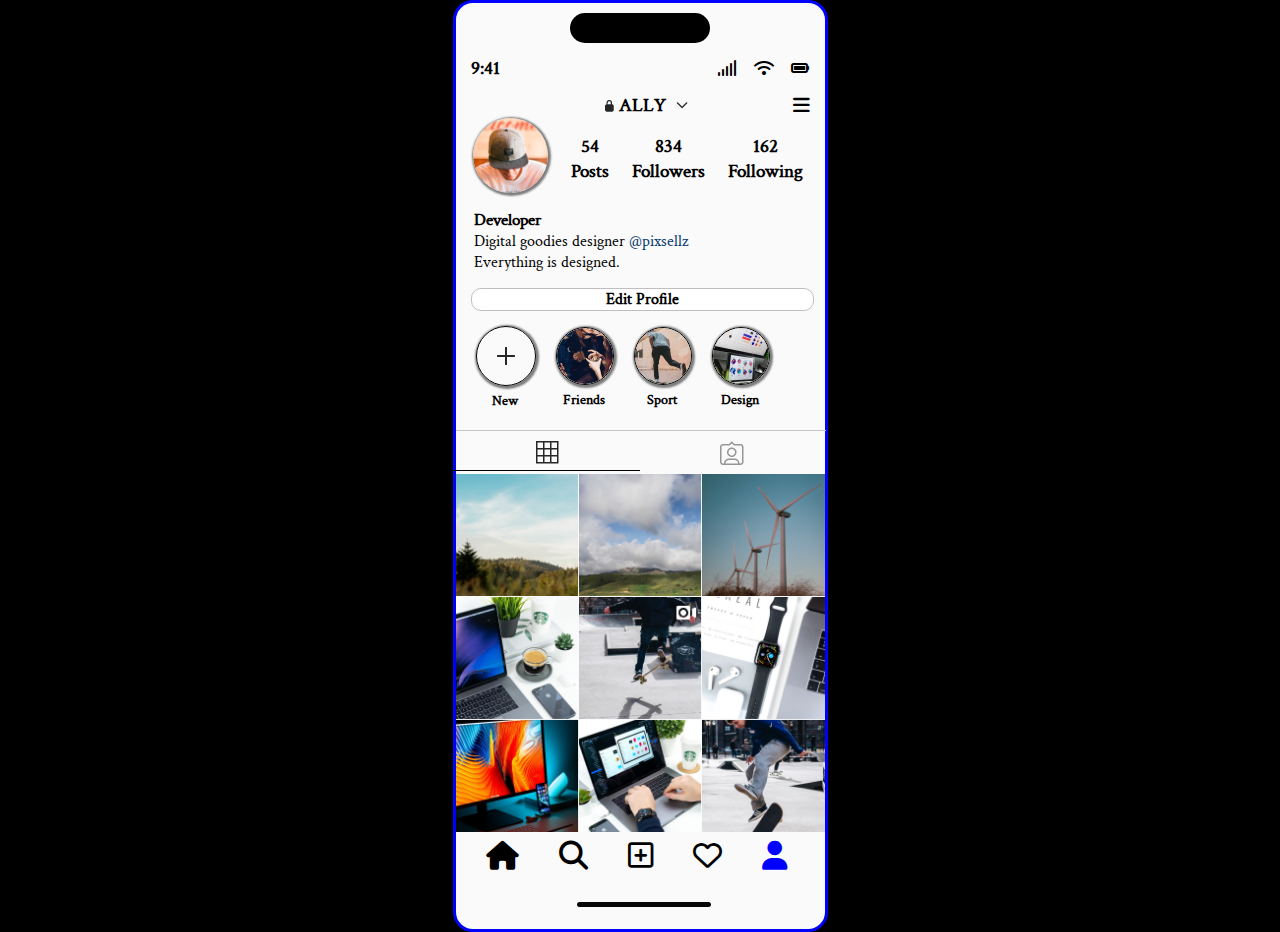
<file: index.html>
<!DOCTYPE html>
<html lang="en">
<head>
    <meta charset="UTF-8">
    <meta name="viewport" content="width=device-width, initial-scale=1.0">
    <title>Instagram web site</title>
    <link rel="stylesheet" href="https://cdnjs.cloudflare.com/ajax/libs/font-awesome/6.7.2/css/all.min.css" integrity="sha512-Evv84Mr4kqVGRNSgIGL/F/aIDqQb7xQ2vcrdIwxfjThSH8CSR7PBEakCr51Ck+w+/U6swU2Im1vVX0SVk9ABhg==" crossorigin="anonymous" referrerpolicy="no-referrer" />
    <link rel="stylesheet" href="./css/style.css">
</head>
<body>
    <div class="boss">
    <div class="br"></div>
        <header>
        <div class="navbar">
            <h1 class="navbar-text">9:41</h1>
            <i class="fa-solid fa-signal"></i>
            <i class="fa-solid fa-wifi"></i>
            <i class="fa-solid fa-battery-full"></i>
        </div>
        <div class="boxs1">
            <div class="bos1">
                <img src="./images/Private Icon.png" alt="" class="btn-img">
                <h1 class="text2">ALLY</h1>
                <img src="./images/Accounts List.png" alt="" class="btn-img2">
                <i class="fa-solid fa-bars"></i>
            </div>
        </div>
    </header>

<main>
    <section>
        <div class="container">
        <div class="boxs2">
            <div class="box2">
                <img src="./images/Oval.png" alt="" class="img1">
            </div>
            <div class="box3">
                <h1 class="text3">54</h1>
                <h1 class="text4">Posts</h1>
            </div>
            <div class="box4">
                <h1 class="text5">834</h1>
                <h1 class="text6">Followers</h1>
            </div>
            <div class="box5">
                <h1 class="text7">162</h1>
                <h1 class="text8">Following</h1>
            </div>
        </div>
        <div class="boxs3">
            <div class="box6">
                <h1 class="text9">Developer</h1>
                <p class="text10">Digital goodies designer <span style="color: #05386B;">@pixsellz </span></p>
                <p class="text11">
                    Everything is designed.</p>
            </div>
        </div>
        <div class="boxs4">
            <div class="box7">
                <h1 class="text12">Edit Profile</h1>
            </div>
        </div>
    
    <div class="boxs5">
        <div class="box8">
            <div class="box8-part1">
                <img src="./images/Add Story.png" alt="" class="img-2">
                <h1 class="p1-text1">New</h1>
            </div>
            <div class="box8-part2">
                <img src="./images/Oval (1).png" alt="" class="img-3">
                <h1 class="p1-text2">Friends</h1>
            </div>
            <div class="box8-part3">
                <img src="./images/Oval (2).png" alt="" class="img-4">
                <h1 class="p1-text3">Sport</h1>
            </div>
            <div class="box8-part4">
                <img src="./images/Oval (3).png" alt="" class="img-5">
                <h1 class="p1-text4">Design</h1>
            </div>
        </div>
    </div>
    <div class="boxs6">
        <div class="box9">
           <div class="part1-box">
            <a href="#" class="part1-btn">
            <img src="./images/Grid Icon.png" alt="" class="img-6">
        </a>
        <p class="pr"></p>
    </div>
           <a href="#">
            <img src="./images/Tags Icon.png" alt="" class="img-7">
        </a>
        </div>
    </div>
    <div class="boxs7">
        <div class="box10">
            <img src="./images/Posts.png" alt="" class="img-8">
        </div>
    </div>

    </section>
</main>
<footer>
    <div class="boxs8">
        <div class="navbar-footer">
            <a href="home.html" class="footer-navbar1">
                <i class="fa-solid fa-house"></i></a>
            <a href="search.html" class="footer-navbar2">
                <i class="fa-solid fa-magnifying-glass"></i>
            </a>
            <a href="#" class="footer-navbar3">
                <i class="fa-regular fa-square-plus"></i>
            </a>
            <a href="#" class="footer-navbar4">
                <i class="fa-regular fa-heart"></i>
            </a>
            <a href="index.html" class="footer-navbar5 active">
                <i class="fa-solid fa-user" id="active"></i>
            </a>
        </div>
    </div>
    <div class="boxs9">
        <div class="navbar-btn">
            <img src="./images/images2/Home Indicator.png" alt="" class="img-14">
        </div>
    </div>
</footer>
</div>
</div>
</body>
</html>
</file>
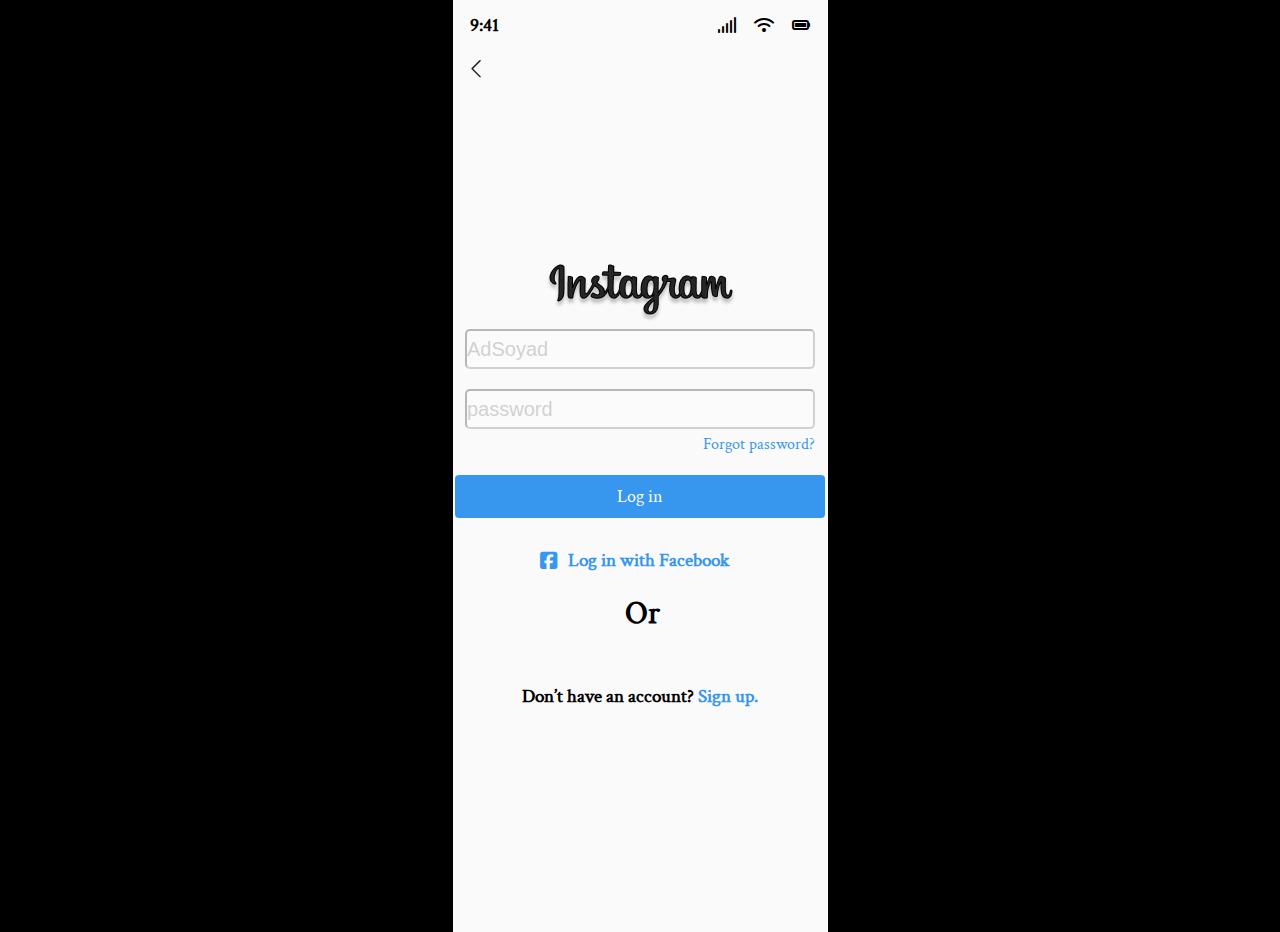
<file: account.html>
<!DOCTYPE html>
<html lang="en">
<head>
    <meta charset="UTF-8">
    <meta name="viewport" content="width=device-width, initial-scale=1.0">
    <title>Document</title>
    <link rel="stylesheet" href="https://cdnjs.cloudflare.com/ajax/libs/font-awesome/6.7.2/css/all.min.css" integrity="sha512-Evv84Mr4kqVGRNSgIGL/F/aIDqQb7xQ2vcrdIwxfjThSH8CSR7PBEakCr51Ck+w+/U6swU2Im1vVX0SVk9ABhg==" crossorigin="anonymous" referrerpolicy="no-referrer" />
    <link rel="stylesheet" href="./css/account.css">
</head>
<body>
    <div class="boss">
    <div class="boss2">
        <header>
        <div class="navbar">
            <h1 class="navbar-text">9:41</h1>
            <i class="fa-solid fa-signal"></i>
            <i class="fa-solid fa-wifi"></i>
            <i class="fa-solid fa-battery-full"></i>
        </div>
        <div class="part2-boxs">
            <img src="./images/Back.png" alt="" class="part2-img1">
        </div>
        <div class="part2-boxs2">
            <img src="./images/Instagram Logo.png" alt="" class="part2-img2">
        </div>
    </header>
    <main>
        <section>
            <form method="post">
                <div class="InpBtn">
                
                <input type="text" id="salam" required name="adsoyad" placeholder="AdSoyad">
                <input type="password" id="salam2" name="password" placeholder="password">    
            </div>
            </form>
            <p class="part2-text1">Forgot password?</p>
            <div class="part2-boxs3">
                <a href="home.html" class="part2-text2">Log in</a>
            </div>
            <div class="part2-boxs4">
                <i class="fa-brands fa-square-facebook"></i>
                <h1 class="part2-text3">Log in with Facebook</h1>
            </div>
            <div class="part2-boxs5">
                <h1 class="part2-text4">Or</h1>
                <h1 class="part2-text5">Don’t have an account? <span class="text0">Sign up.</span></h1>
            </div>
        </section>
    </main>
</div>
</div>
</body>
</html>
</file>
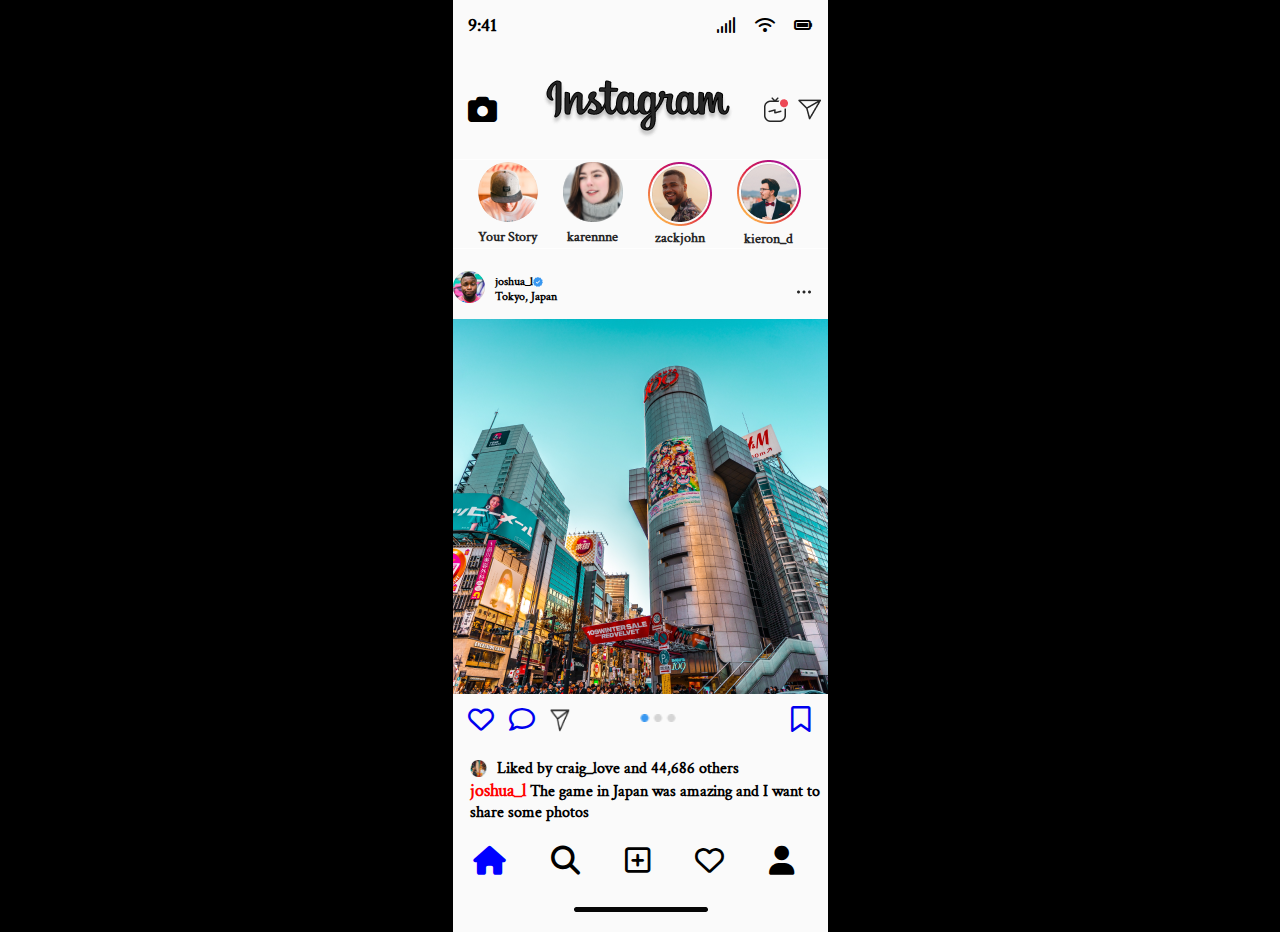
<file: home.html>
<!DOCTYPE html>
<html lang="en">
<head>
    <meta charset="UTF-8">
    <meta name="viewport" content="width=device-width, initial-scale=1.0">
    <title>Instagram web site</title>
    <link rel="stylesheet" href="https://cdnjs.cloudflare.com/ajax/libs/font-awesome/6.7.2/css/all.min.css" integrity="sha512-Evv84Mr4kqVGRNSgIGL/F/aIDqQb7xQ2vcrdIwxfjThSH8CSR7PBEakCr51Ck+w+/U6swU2Im1vVX0SVk9ABhg==" crossorigin="anonymous" referrerpolicy="no-referrer" />
    <link rel="stylesheet" href="./css/home.css">
</head>
<body>
    <div class="boss">
    <div class="br"></div>
        <header>
        <div class="navbar">
            <h1 class="navbar-text">9:41</h1>
            <i class="fa-solid fa-signal"></i>
            <i class="fa-solid fa-wifi"></i>
            <i class="fa-solid fa-battery-full"></i>
        </div>
    </header>
    <main>
        <section>
            <div class="part3-boxs1">
                <div class="part3-box1">
                    <i class="fa-solid fa-camera"></i>
                <img src="./images/Instagram Logo.png" alt="" class="part3-img1">
                <img src="./images/IGTV.png" alt="" class="part3-img2">
                <img src="./images/Shape.png" alt="" class="part3-img3">
                </div>
            </div>
            <div class="part3-boxs2">
                <div class="part3-box2">
                    <div class="part3-header-1">
                        <img src="./images/Oval.png" alt="" class="part3-img4">
                        <h1 class="part3-text2">Your Story</h1>
                    </div>
                    <div class="part3-header-2">
                        <img src="./images/pedr.png" alt="" class="part3-img5">
                        <h1 class="part3-text6">karennne</h1>
                    </div>
                    <div class="part3-header-3">
                        <img src="./images/Profile Image.png" alt="" class="part3-img6">
                        <h1 class="part3-text4">zackjohn</h1>
                    </div>
                    <div class="part3-header-4">
                        <img src="./images/Profile Image (1).png" alt="" class="part3-img7">
                        <h1 class="part3-text5">kieron_d</h1>
                    </div>
                    
                    
                    
                </div>
            </div>
            <div class="part3-boxs3">
                <div class="part3-box3">
                    <img src="./images/profile head.png" alt="" class="part3-img8">
                </div>
                <div class="part3-box4">
                    <div class="part3-box-2-4">
                        <h1 class="part3-text6">joshua_l</h1>
                    <img src="./images/2-shape.png" alt="" class="part3-img9">
                    </div>
                    <h1 class="part3-text7">Tokyo, Japan</h1>
                </div>
                <div class="icon">
                    <img src="./images/More Icon.png" alt="" class="part3-img10">
                </div>
            </div>
            <div class="part3-boxs4">
                <div class="part3-box5">

                </div>
            </div>
            <div class="part3-boxs5">
                <div class="part3-box6">
                    <a href="#" class="part3-icon">
                        <i class="fa-regular fa-heart"></i>
                    </a>
                    <a href="#" class="part3-icon2">
                        <i class="fa-regular fa-comment"></i>
                    </a>
                    <img src="./images/Messanger.png" alt="" class="part3-img11">
                    <img src="./images/Pagination.png" alt="" class="part3-img12">
                    <a href="#" class="part3-icon3">
                        <i class="fa-regular fa-bookmark"></i>
                    </a>
                </div>
            </div>
            <div class="part3-boxs6">
                <div class="part3-box7">
                    <img src="./images/chat.png" alt="" class="part3-img13">
                    <h1 class="part3-text8">Liked by craig_love and 44,686 others</h1>
                </div>
                <div class="part3-box8">
                    <h1 class="part3-text9"><span class="descripton">joshua_l</span> The game in Japan was amazing and I want to share some photos</h1>
                </div>
            </div>
        </section>
    </main>
    <footer>
        <div class="boxs8">
            <div class="navbar-footer">
                <a href="home.html" class="footer-navbar1">
                    <i class="fa-solid fa-house"></i></a>
                <a href="search.html" class="footer-navbar2">
                    <i class="fa-solid fa-magnifying-glass"></i>
                </a>
                <a href="#" class="footer-navbar3">
                    <i class="fa-regular fa-square-plus"></i>
                </a>
                <a href="#" class="footer-navbar4">
                    <i class="fa-regular fa-heart"></i>
                </a>
                <a href="index.html" class="footer-navbar5 active">
                    <i class="fa-solid fa-user" id="active"></i>
                </a>
            </div>
        </div>
        <div class="boxs9">
            <div class="navbar-btn">
                <img src="./images/images2/Home Indicator.png" alt="" class="img-14">
            </div>
        </div>
    </footer>
    </div>
    </body>
</file>
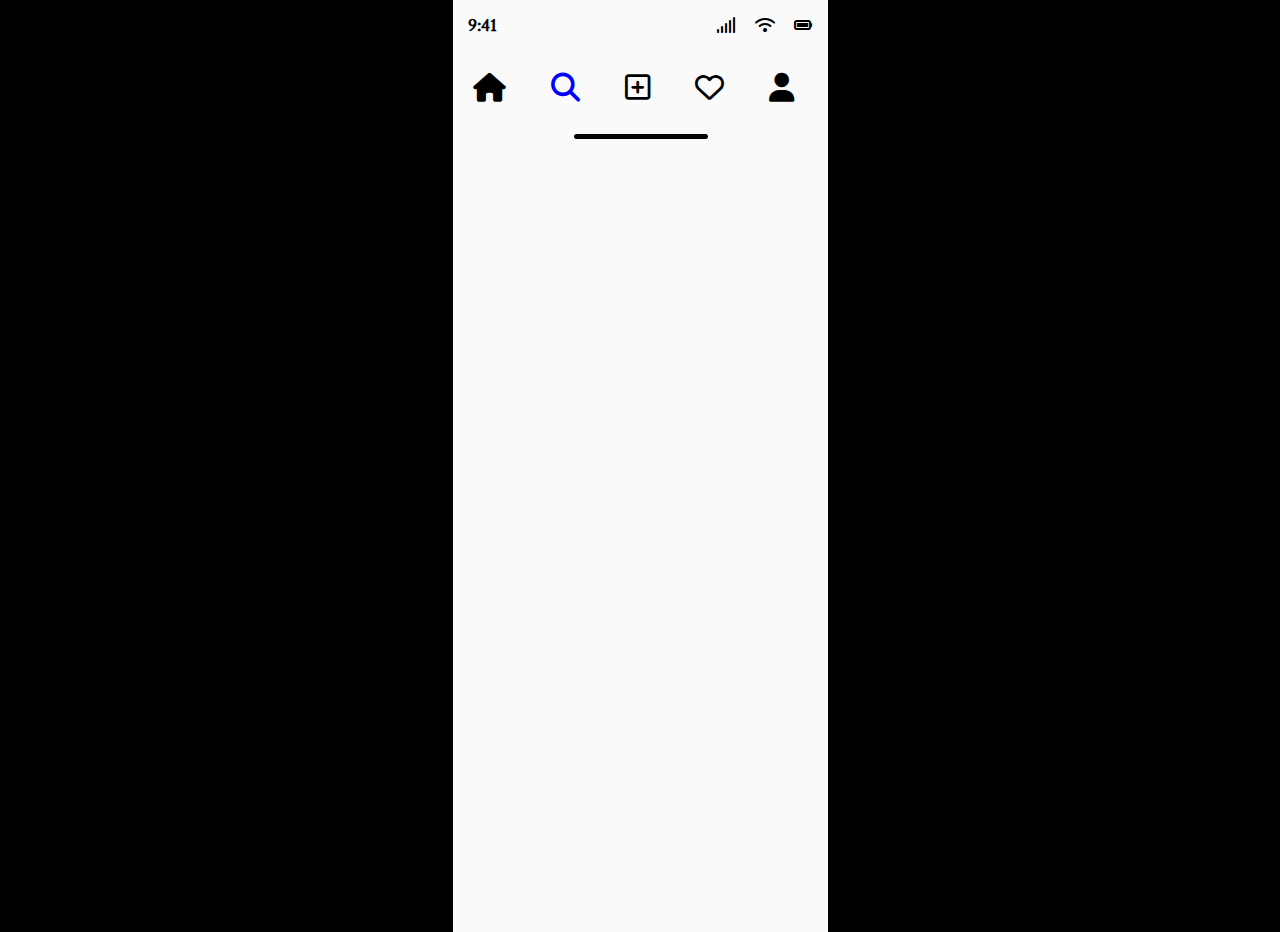
<file: search.html>
<!DOCTYPE html>
<html lang="en">
<head>
    <meta charset="UTF-8">
    <meta name="viewport" content="width=device-width, initial-scale=1.0">
    <title>Instagram web site</title>
    <link rel="stylesheet" href="https://cdnjs.cloudflare.com/ajax/libs/font-awesome/6.7.2/css/all.min.css" integrity="sha512-Evv84Mr4kqVGRNSgIGL/F/aIDqQb7xQ2vcrdIwxfjThSH8CSR7PBEakCr51Ck+w+/U6swU2Im1vVX0SVk9ABhg==" crossorigin="anonymous" referrerpolicy="no-referrer" />
    <link rel="stylesheet" href="./css/search.css">
</head>
<body>
    <div class="boss">
    <div class="br"></div>
        <header>
        <div class="navbar">
            <h1 class="navbar-text">9:41</h1>
            <i class="fa-solid fa-signal"></i>
            <i class="fa-solid fa-wifi"></i>
            <i class="fa-solid fa-battery-full"></i>
        </div>
    </header>

    <footer>
        <div class="boxs8">
            <div class="navbar-footer">
                <a href="home.html" class="footer-navbar1">
                    <i class="fa-solid fa-house"></i></a>
                <a href="search.html" class="footer-navbar2 active">
                    <i class="fa-solid fa-magnifying-glass"></i>
                </a>
                <a href="#" class="footer-navbar3">
                    <i class="fa-regular fa-square-plus"></i>
                </a>
                <a href="#" class="footer-navbar4">
                    <i class="fa-regular fa-heart"></i>
                </a>
                <a href="index.html" class="footer-navbar5 ">
                    <i class="fa-solid fa-user" id="active"></i>
                </a>
            </div>
        </div>
        <div class="boxs9">
            <div class="navbar-btn">
                <img src="./images/images2/Home Indicator.png" alt="" class="img-14">
            </div>
        </div>
    </footer>
 </div>
        
    </body>
</file>
<file: css/style.css>
*{
    padding: 0;
    margin: 0;
    box-sizing: border-box;
   text-decoration: none;
}
@font-face {
    font-family: boxin;
    src: url(../fonts/Crimson_Text/CrimsonText-Regular.ttf);
}
body,html{
    font-family: boxin;
}
.boss{
    width: 375px;
    height: 932px;
    background-color: #FAFAFA;
    margin: auto;
}
body{
    background-color: black;
}
.img1{
    width: 75px;
    height: 75px;
}
.navbar{
    display: flex;
    align-items: center;
    justify-content: space-between;
    height: 50px;
}
.navbar-text{
    font-size: 19px;
    margin-left: 15px;
}
.fa-wifi{
    margin-right: -200px;
}
.fa-signal{
    margin-right: -200px;
}
.fa-battery-full{
    margin-right: 15px
}
.bos1{
    text-align: center;
    display: flex;
    justify-content: flex-end;
    align-items: center;
}
.text2{
    margin-right: 10px;
    font-size: 19px;
}
.btn-img2{
    margin-right: 105px;
}
.fa-bars{
    font-size: 19px;
    margin-right: 15px;
}
.btn-img{
    margin-right: 5px;
}
.text4{
    font-size: 19px;
}
.text6{
    font-size: 19px;
}
.text8{
    font-size: 19px;
}
.text3{
    font-size: 19px;
}
.text5{
    font-size: 19px;
}
.text7{
    font-size: 19px;
}
.boxs2{
    display: flex;
    align-items: center;
    justify-content: space-evenly;
}
.img1{
    box-shadow: 1px 1px 2px 2px rgba(0,0,0,0.5);
    border-radius: 50%;
    margin-left: -5px;
}
.br{
    width: 140px;
    height: 30px;
    background-color: black;
    padding: 0px 40px;
    margin: auto;
    margin-top: 10px;
    border-radius: 45px;
}
.boss{
    border: 3px solid blue;
    border-radius: 20px;
    z-index: 2;
}
.box3{
    text-align: center;
}
.box4{
    text-align: center;
}
.box5{
    text-align: center;
}
.text9{
    font-size: 17px;
}
.container{
    width: 370px;
    margin: auto;
}
.box6{
    margin: 10px 0px 0px 18px;
}
.text12{
    text-align: center;
    background-color: white;
    font-size: 16px;
    margin-top: 15px;
    width: 343px;
    border: 1px solid rgb(192, 190, 190);
    margin-left: 15px;
    border-radius: 10px;
}
.box8{
    align-items: center;
    display: flex;
    margin-top: 15px;
    
    border-bottom: 1px solid rgb(197, 197, 197);
    padding-bottom: 20px;
    width: 100%;

}
.img-13{
    border-radius: 50%;
    width: 35px;
    height: 35px;
    margin-top: 5px;
    margin-left: 10px;
    border: 1px solid black;
}
.img-2{
    border: 1px solid black;
    border-radius: 50%;
    padding: 20px;
    box-shadow: 1px 1px 2px 2px rgba(0,0,0,0.5);
    margin-left: 20px;
}
.img-3{
    border: 1px solid black;
    border-radius: 50%;
    box-shadow: 1px 1px 2px 2px rgba(0,0,0,0.5);
    margin-left: 20px;
}
.img-4{
    border: 1px solid black;
    border-radius: 50%;
    margin-left: 20px;
    box-shadow: 1px 1px 2px 2px rgba(0,0,0,0.5);
}
.img-5{
    border: 1px solid black;
    border-radius: 50%;
    margin-left: 20px;
    box-shadow: 1px 1px 2px 2px rgba(0,0,0,0.5);
}
.box9{
    margin-top: 10px;
    margin: 0px 1px;
    display: flex;
    text-align: center;
}

.img-6{
    margin-left: 100px;
}
.img-7{
    margin-left: 80px;
}
.part1-box{

    text-align: center;
}
.img-6{
  margin-left: 0px;
}
.pr{
    border-bottom: 1px solid black;
    margin-left: -6px;
    width: 190px;
}
.box9{
    margin: 10px 0px;
}
.img-8{
    margin-left: px;
    margin-top: -8px;
    width: 369px;
    z-index: -1;
}
.navbar-footer{
    display: flex;
    flex-wrap: nowrap;
}
.box8 h1{
    font-size: 14px;
    text-align: center;
}
.box8-part1{
    text-align: center;
    transition: 1.2s;
}
.box8-part1:hover{
    transform: scale(1.1 );
    -webkit-animation: 1.2s ease;
}
.box8-part2{
    text-align: center;
    transition: 1.2s;
}
.box8-part2:hover{
    transform: scale(1.1 );
    -webkit-animation: 1.2s ease;
}
.box8-part3{
    text-align: center;
    transition: 1.2s;
}
.box8-part3:hover{
    transform: scale(1.1 );
    -webkit-animation: 1.2s ease;
}
.box8-part4{
    text-align: center;
    transition: 1.2s;
}
.box8-part4:hover{
    transform: scale(1.1 );
    -webkit-animation: 1.2s ease;
}
.p1-text1{
    margin-left: 19px;
}
.p1-text2{
    margin-left: 19px;
}
.p1-text3{
    margin-left: 19px;
}
.p1-text4{
    margin-left: 19px;
}
.footer-navbar{
    
}
.footer-navbar1{
    font-size: 29px;
     color: black;
     margin-left: 30px;
}
.footer-navbar2{
    font-size: 29px;
    color: black;
    margin-left: 40px;
}
.footer-navbar3{
    font-size: 29px;
    color: black;
    margin-left: 40px;
}
.footer-navbar4{
    font-size: 29px;
    color: black;
    margin-left: 40px;
}
.footer-navbar5{
    font-size: 29px;
    color: blue;
    margin-left: 40px;
}
.fa-house{
    color: black;
}




.navbar-footer a:after{
    content: '';
    width: 0%;
    height: 3px;
    background-color: black;
    display: flex;
    border-radius: 3px;
    margin-top: 3px;
    margin-inline: auto;
    transition: 0.3s;
}
.navbar-footer a:hover::after{
    content: '';
    width: 100%;
    height: 3px;
    background-color: black;
    display: flex;
    border-radius: 3px;
    margin-top: 3px;
    margin-inline: auto;
    transition: 0.3s;
}



.footer-navbar1:hover{
    color: black;
}
</file>
<file: css/account.css>
*{
    padding: 0;
    margin: 0;
    box-sizing: border-box;
    text-decoration: none;
}
@font-face {
    font-family: boxin;
    src: url(../fonts/Crimson_Text/CrimsonText-Regular.ttf);
}
body,html{
    font-family: boxin;
}
.boss{
    width: 375px;
    height: 932px;
    background-color: #FAFAFA;
    margin: auto;
}
body{
    background-color: black;
}
.img1{
    width: 75px;
    height: 75px;
}
.navbar{
    display: flex;
    align-items: center;
    justify-content: space-between;
    height: 50px;
}
.navbar-text{
    font-size: 19px;
    margin-left: 15px;
}
.fa-wifi{
    margin-right: -200px;
}
.fa-signal{
    margin-right: -200px;
}
.fa-battery-full{
    margin-right: 15px
}
.boss2{
    width: 370px;
    margin: auto;
}
.part2-img1{
    margin-left: 16px;
    margin-top: 10px;
}
.part2-img2{
    margin-left: 90px;
    margin-top: 180px;
}
.InpBtn{
    display: block;
}
#salam{
    display: block;
    font-size: 20px;
}
input{
    display: block;
}
#salam2, #salam{
    margin-left: 10px;
    border-radius: 5px;
    width: 350px;
    height: 40px;
    opacity: 0.3;
}
#salam2{
    margin-top: 20px;
    font-size: 20px;
    opacity: 0.3;
}
.part2-text1{
    text-align: end;
    margin-top: 5px;
    margin-right: 10px;
    color: #3797EF;
}
.part2-text2{
    font-size: 18px;
    background-color: #3797EF;
    color: #fff;
    text-align: center;
    padding: 10px 20px;
    border-radius: 4px;
    display: block;
}
.part2-boxs3{
    margin-top: 20px;
}
.part2-boxs4{
    display: flex;
    align-items: center;
    margin-top: 30px;
    font-size: 20px;
}
.part2-text3{
    font-size: 19px;
    color: #3797EF;
    margin-left: 10px;
}
.fa-square-facebook{
    color: #3797EF;
    margin-left: 85px;
}
.part2-boxs5{
    align-items: center;

}
.part2-text4{
    margin-left: 170px;
    margin-top: 20px;
}
.part2-text5{
    color: #000;
    font-size: 19px;
    text-align: center;
    margin-top: 50px;
}
.text0{
    color: #3797EF;
}
</file>
<file: css/home.css>
*{
    padding: 0;
    margin: 0;
    box-sizing: border-box;
   text-decoration: none;
}
@font-face {
    font-family: boxin;
    src: url(../fonts/Crimson_Text/CrimsonText-Regular.ttf);
}
body,html{
    font-family: boxin;
}
.boss{
    width: 375px;
    height: 932px;
    background-color: #FAFAFA;
    margin: auto;
}
body{
    background-color: black;
}
header{
    background-color: #FAFAFA;
}
.img1{
    width: 75px;
    height: 75px;
}
.navbar{
    display: flex;
    align-items: center;
    justify-content: space-between;
    height: 50px;
}
.part3-box1{
    align-items: center;
    display: flex;
    margin-top: 30px;
}
.fa-camera{
    color: black;
    font-size: 29px;
    margin-left: 15px;
}
.part3-img1{
    margin-left: 45px;
}
.part3-img3{
    margin-left: 10px;
}
.part3-img2{
    margin-left: 30px;
}
.part3-img4{
    width: 60px;
    height: 60px;
    border-radius: 50%;
}
.part3-box2{
    display: flex;
    align-items: center;
    text-align: center;
    border-top: 1px solid #FEFEFE;
    border-bottom: 1px solid #FEFEFE;
    margin-top: 20px;
}
.part3-box2 h1{
    font-size: 14px;
    color: #262626;
}
.part3-header-1{
    text-align: center;
    margin-left: 25px;
}
.part3-header-2{
    text-align: center;
    margin-left: 25px;
}
.part3-header-3{
    text-align: center;
    margin-left: 25px;
}
.part3-header-4{
    text-align: center;
    margin-left: 25px;
}
.part3-img5{
    width: 60px;
    height: 60px;
}
.part3-box-2-4{
    display: flex;
    align-items: center;
}
.part3-boxs3{
    display: flex;
    align-items: center;
    margin-top: 20px;
}
.part3-boxs3 h1{
    font-size: 12px;
    margin-left: 10px;
}
.part3-img9{
    width: 10px;
    height: 10px;
}
.part3-text4{
    margin-top: -3px;
}
.navbar-text{
    font-size: 19px;
    margin-left: 15px;
}
.fa-wifi{
    margin-right: -200px;
}
.fa-signal{
    margin-right: -200px;
}
.fa-battery-full{
    margin-right: 15px
}
.navbar-footer{
    display: flex;
    flex-wrap: nowrap;
    margin-top: 20px;
    margin-left: -10px;
}
.footer-navbar1{
    font-size: 29px;
     color: black;
     margin-left: 30px;
}
.footer-navbar2{
    font-size: 29px;
    color: black;
    margin-left: 45px;
}
.footer-navbar3{
    font-size: 29px;
    color: black;
    margin-left: 45px;
}
.footer-navbar4{
    font-size: 29px;
    color: black;
    margin-left: 45px;
}
.footer-navbar5{
    font-size: 29px;
    color: black;
    margin-left: 45px;
}
.fa-house{
    color: blue;
}

.part3-img8{
    margin-top: 2px;
}
.part3-box6{
    display: flex;
}

.navbar-footer a:after{
    content: '';
    width: 0%;
    height: 3px;
    background-color: black;
    display: flex;
    border-radius: 3px;
    margin-top: 3px;
    margin-inline: auto;
    transition: 0.3s;
}
.navbar-footer a:hover::after{
    content: '';
    width: 100%;
    height: 3px;
    background-color: black;
    display: flex;
    border-radius: 3px;
    margin-top: 3px;
    margin-inline: auto;
    transition: 0.3s;
}
.part3-img10{
    margin-left: 240px;
}
.part3-box5{
    background: url(../images/Rectangle.png) no-repeat center;
    background-size: cover;
    width: 375px;
    height: 375px;
    margin-top: 10px;
}
.part3-icon{
    margin-left: 15px;
}
.part3-box6{
    font-size: 26px;
    margin-top: 10px;
}
.part3-icon2{
    margin-left: 15px;
}
.part3-icon3{
    margin-left: 115px;
}
.part3-img11{
    margin-left: 15px;
    height: 23px;
    width: 20px;
    margin-top: 5px;
}
.part3-img12{
    margin-left: 70px;
    height: 8px;
    margin-top: 10px;
}
.part3-box7{
    display: flex;
    align-items: center;
    margin-top: 20px;
}
.part3-text8{
    font-size: 16px;
    margin-left: 10px;
}
.part3-img13{
    width: 17px;
    height: 17px;
    margin-left: 17px;
}
.part3-text9{
    font-size: 16px;
    
}
.descripton{
    font-size: 18px;
    color: red;

}
.part3-box8{
    margin-left: 17px;
}
</file>
<file: css/search.css>
*{
    padding: 0;
    margin: 0;
    box-sizing: border-box;
   text-decoration: none;
}
@font-face {
    font-family: boxin;
    src: url(../fonts/Crimson_Text/CrimsonText-Regular.ttf);
}
body,html{
    font-family: boxin;
}
.boss{
    width: 375px;
    height: 932px;
    background-color: #FAFAFA;
    margin: auto;
}
body{
    background-color: black;
}
header{
    background-color: #FAFAFA;
}
.img1{
    width: 75px;
    height: 75px;
}
.navbar{
    display: flex;
    align-items: center;
    justify-content: space-between;
    height: 50px;
}
.navbar-footer{
    display: flex;
    flex-wrap: nowrap;
    margin-top: 20px;
    margin-left: -10px;
}
.footer-navbar1{
    font-size: 29px;
     color: black;
     margin-left: 30px;
}
.footer-navbar2{
    font-size: 29px;
    color: blue;
    margin-left: 45px;
}
.footer-navbar3{
    font-size: 29px;
    color: black;
    margin-left: 45px;
}
.footer-navbar4{
    font-size: 29px;
    color: black;
    margin-left: 45px;
}
.footer-navbar5{
    font-size: 29px;
    color: black;
    margin-left: 45px;
}
.fa-house{
    color: black;
}

.part3-img8{
    margin-top: 2px;
}
.part3-box6{
    display: flex;
}

.navbar-footer a:after{
    content: '';
    width: 0%;
    height: 3px;
    background-color: black;
    display: flex;
    border-radius: 3px;
    margin-top: 3px;
    margin-inline: auto;
    transition: 0.3s;
}
.navbar-footer a:hover::after{
    content: '';
    width: 100%;
    height: 3px;
    background-color: black;
    display: flex;
    border-radius: 3px;
    margin-top: 3px;
    margin-inline: auto;
    transition: 0.3s;
}
.fa-wifi{
    margin-right: -200px;
}
.fa-signal{
    margin-right: -200px;
}
.fa-battery-full{
    margin-right: 15px
}
.navbar-text{
    font-size: 19px;
    margin-left: 15px;
}
</file>
